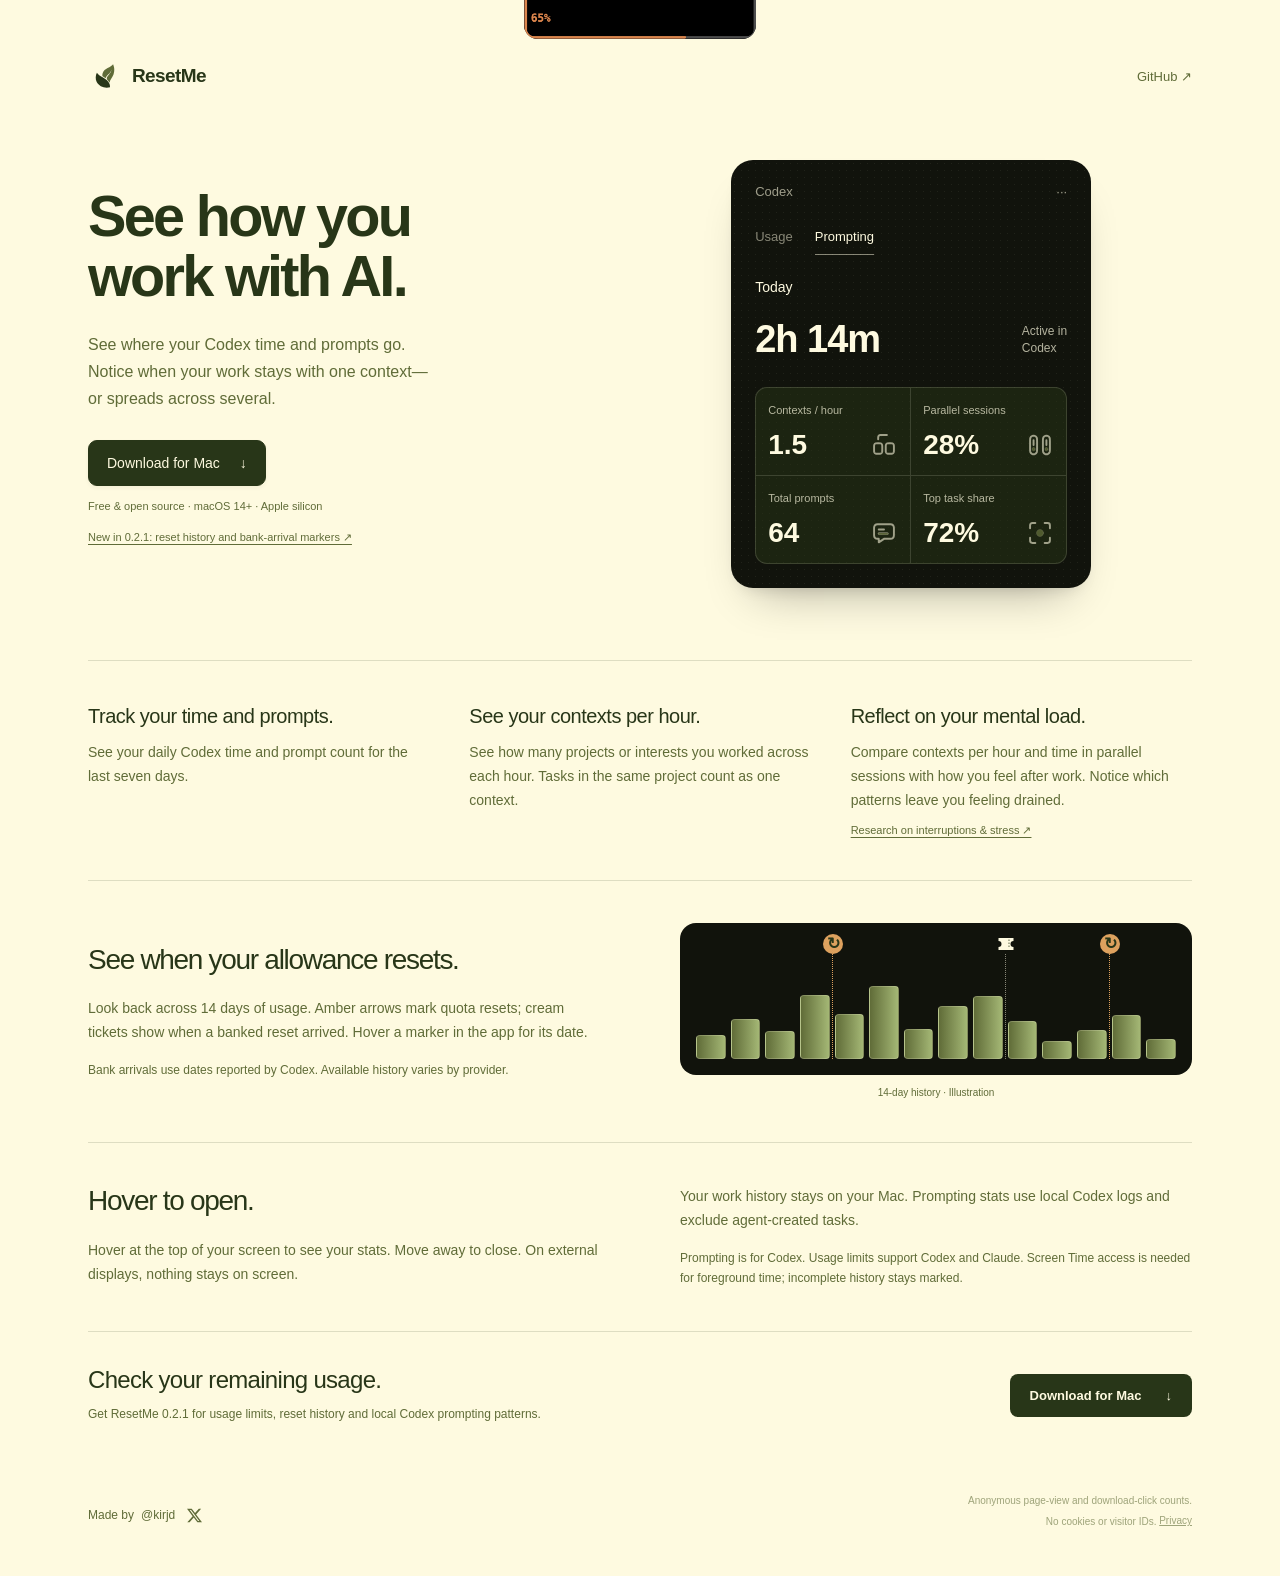
<file: website/index.html>
<!doctype html>
<html lang="en">
<head>
<meta charset="utf-8"><meta name="viewport" content="width=device-width, initial-scale=1">
<meta name="theme-color" content="#fefae0">
<title>ResetMe — understand your AI workday</title>
<meta name="description" content="Understand your AI workday. See local Codex prompting patterns, Claude and Codex usage limits, and 14 days of reset history.">
<link rel="canonical" href="https://kiranjd.github.io/ResetMe/">
<meta name="robots" content="index,follow,max-image-preview:large">
<meta property="og:type" content="website">
<meta property="og:site_name" content="ResetMe">
<meta property="og:locale" content="en_US">
<meta property="og:url" content="https://kiranjd.github.io/ResetMe/">
<meta property="og:title" content="ResetMe — understand your AI workday">
<meta property="og:description" content="Understand your AI workday. See local Codex prompting patterns, Claude and Codex usage limits, and 14 days of reset history.">
<meta property="og:image" content="https://kiranjd.github.io/ResetMe/assets/apple-touch-icon.png">
<meta property="og:image:secure_url" content="https://kiranjd.github.io/ResetMe/assets/apple-touch-icon.png">
<meta property="og:image:alt" content="ResetMe leaf mark in olive and cream">
<meta name="twitter:card" content="summary_large_image">
<meta name="twitter:title" content="ResetMe — understand your AI workday">
<meta name="twitter:description" content="Understand your AI workday. See local Codex prompting patterns, Claude and Codex usage limits, and 14 days of reset history.">
<meta name="twitter:image" content="https://kiranjd.github.io/ResetMe/assets/apple-touch-icon.png">
<meta name="twitter:image:alt" content="ResetMe leaf mark in olive and cream">
<link rel="icon" type="image/svg+xml" href="assets/leaf.svg">
<link rel="icon" type="image/png" sizes="32x32" href="assets/favicon-32.png">
<link rel="apple-touch-icon" sizes="180x180" href="assets/apple-touch-icon.png">
<link rel="stylesheet" href="style.css">
<script type="application/ld+json">
{
  "@context": "https://schema.org",
  "@type": "SoftwareApplication",
  "name": "ResetMe",
  "url": "https://kiranjd.github.io/ResetMe/",
  "description": "Understand your AI workday. See local Codex prompting patterns, Claude and Codex usage limits, and 14 days of reset history.",
  "applicationCategory": "UtilitiesApplication",
  "operatingSystem": "macOS 14 or later",
  "softwareRequirements": "Apple silicon Mac and an existing Codex or Claude Code sign-in",
  "downloadUrl": "https://github.com/kiranjd/ResetMe/releases/latest/download/ResetMe.dmg",
  "image": "https://kiranjd.github.io/ResetMe/assets/apple-touch-icon.png",
  "isAccessibleForFree": true,
  "offers": {
    "@type": "Offer",
    "price": "0",
    "priceCurrency": "USD"
  },
  "license": "https://github.com/kiranjd/ResetMe/blob/main/LICENSE"
}
</script>
</head>
<body>
<div class="page">
<header><div class="notch-demo"><button class="site-notch" type="button" aria-label="Preview ResetMe. Hover or click to expand." aria-expanded="false" aria-controls="notch-preview"><span class="notch-rest"><img src="assets/notch-real.png" alt="ResetMe resting at the notch" width="890" height="221"></span><span class="notch-open screen" id="notch-preview" aria-hidden="true"><img src="assets/product-history.png" alt="ResetMe expanded with weekly usage, history and day details" width="1536" height="1024"></span></button></div><a class="brand" href="./" aria-label="ResetMe home"><img src="assets/leaf.svg" alt="" width="34" height="34">ResetMe</a><nav><a href="https://github.com/kiranjd/ResetMe">GitHub <span aria-hidden="true">↗</span></a></nav></header>
<main>
<section class="hero" aria-labelledby="hero-title">
<div class="intro"><h1 id="hero-title">See how you<br>work with AI.</h1><p class="lede">See where your Codex time and prompts go. Notice when your work stays with one context—or spreads across several.</p><div class="actions"><a class="button" data-track="download" href="https://github.com/kiranjd/ResetMe/releases/latest/download/ResetMe.dmg">Download for Mac <span aria-hidden="true">↓</span></a></div><p class="hero-assurance">Free &amp; open source · macOS 14+ · Apple silicon</p><p class="release-note"><a href="https://github.com/kiranjd/ResetMe/releases/tag/v0.2.1">New in 0.2.1: reset history and bank-arrival markers ↗</a></p></div>
<figure class="pattern-preview" aria-label="Interactive illustration of Codex Usage and Prompting views">
<div class="pattern-panel"><div class="panel-heading"><span>Codex</span><span aria-hidden="true">···</span></div><div class="panel-tabs" role="tablist" aria-label="Product preview"><button id="tab-usage" role="tab" aria-selected="false" aria-controls="preview-usage" tabindex="-1">Usage</button><button id="tab-prompting" role="tab" aria-selected="true" aria-controls="preview-prompting" tabindex="0">Prompting</button></div><div id="preview-prompting" role="tabpanel" aria-labelledby="tab-prompting"><div class="panel-day">Today</div><div class="panel-time"><strong>2h 14m</strong><span>Active in<br>Codex</span></div><dl class="pattern-grid"><div><dt>Contexts / hour</dt><dd>1.5 <img src="assets/prompting-tasks.svg" alt="" width="28" height="28"></dd></div><div><dt>Parallel sessions</dt><dd>28% <img src="assets/prompting-parallel.svg" alt="" width="28" height="28"></dd></div><div><dt>Total prompts</dt><dd>64 <img src="assets/prompting-prompts.svg" alt="" width="28" height="28"></dd></div><div><dt>Top task share</dt><dd>72% <img src="assets/prompting-focus.svg" alt="" width="28" height="28"></dd></div></dl></div><div id="preview-usage" role="tabpanel" aria-labelledby="tab-usage" hidden><div class="panel-day">Your allowance</div><div class="panel-time"><strong>65%</strong><span>Weekly<br>remaining</span></div><div class="usage-demo-row"><span>This week</span><strong>65% left</strong><div class="usage-demo-bar"><i style="width:65%"></i></div><small>Resets in 2d 6h</small></div><div class="usage-demo-row"><span>5-hour window</span><strong>82% left</strong><div class="usage-demo-bar"><i style="width:82%"></i></div><small>Resets in 3h 12m</small></div><p class="demo-expiry"><svg viewBox="0 0 24 18" width="18" height="14" aria-hidden="true"><path d="M2 1h20v4a4 4 0 0 0 0 8v4H2v-4a4 4 0 0 0 0-8Z" fill="currentColor"/><path d="M16 3v12" stroke="#283618" stroke-dasharray="2 2"/></svg><span>2 banked resets</span><span>Expire in 12d · 29d</span></p></div></div>
</figure>
</section>
<section class="outcomes" aria-label="What you can learn"><article><h2>Track your time and prompts.</h2><p>See your daily Codex time and prompt count for the last seven days.</p></article><article><h2>See your contexts per hour.</h2><p>See how many projects or interests you worked across each hour. Tasks in the same project count as one context.</p></article><article><h2>Reflect on your mental load.</h2><p>Compare contexts per hour and time in parallel sessions with how you feel after work. Notice which patterns leave you feeling drained.</p><a class="research-link" href="https://www.ics.uci.edu/~gmark/chi08-mark.pdf">Research on interruptions &amp; stress ↗</a></article></section>
<section class="reset-history quiet" aria-labelledby="reset-history-title"><div><h2 id="reset-history-title">See when your allowance resets.</h2><p>Look back across 14 days of usage. Amber arrows mark quota resets; cream tickets show when a banked reset arrived. Hover a marker in the app for its date.</p><p class="support-note">Bank arrivals use dates reported by Codex. Available history varies by provider.</p></div><figure class="history-illustration"><div class="history-demo" role="img" aria-label="Illustration of 14 daily usage bars, two quota resets, and one banked-reset arrival"><div class="history-bars"><i style="height:24%"></i><i style="height:40%"></i><i style="height:28%"></i><i style="height:63%"></i><i style="height:45%"></i><i style="height:72%"></i><i style="height:30%"></i><i style="height:52%"></i><i style="height:62%"></i><i style="height:38%"></i><i style="height:18%"></i><i style="height:29%"></i><i style="height:44%"></i><i style="height:20%"></i></div><span class="history-marker" style="left:calc(28.5714% + 5.7857px)"><b>↻</b></span><span class="history-marker bank" style="left:calc(64.2857% - 3.8571px)"><b><svg viewBox="0 0 24 18" width="18" height="14" aria-hidden="true"><path d="M2 1h20v4a4 4 0 0 0 0 8v4H2v-4a4 4 0 0 0 0-8Z" fill="currentColor"/><path d="M16 3v12" stroke="#283618" stroke-dasharray="2 2"/></svg></b></span><span class="history-marker" style="left:calc(85.7143% - 9.6429px)"><b>↻</b></span></div><figcaption>14-day history · Illustration</figcaption></figure></section>
<section class="quiet" aria-labelledby="quiet-title"><div><h2 id="quiet-title">Hover to open.</h2><p>Hover at the top of your screen to see your stats. Move away to close. On external displays, nothing stays on screen.</p></div><div><p>Your work history stays on your Mac. Prompting stats use local Codex logs and exclude agent-created tasks.</p><p class="support-note">Prompting is for Codex. Usage limits support Codex and Claude. Screen Time access is needed for foreground time; incomplete history stays marked.</p></div></section>
<section class="get" id="get" aria-labelledby="get-title"><div><h2 id="get-title">Check your remaining usage.</h2><p>Get ResetMe 0.2.1 for usage limits, reset history and local Codex prompting patterns.</p></div><a class="button" data-track="download" href="https://github.com/kiranjd/ResetMe/releases/latest/download/ResetMe.dmg">Download for Mac <span aria-hidden="true">↓</span></a></section>
</main>
<footer class="creator-footer"><a href="https://x.com/kirjd" target="_blank" rel="noopener noreferrer" aria-label="@kirjd on X (Twitter)"><span class="made-by">Made by</span> @kirjd <svg width="16" height="16" viewBox="0 0 24 24" aria-hidden="true" fill="currentColor"><path d="M18.901 1.153h3.68l-8.04 9.19L24 22.846h-7.406l-5.8-7.584-6.64 7.584H.47l8.6-9.835L0 1.154h7.594l5.243 6.932 6.064-6.933Zm-1.29 19.49h2.039L6.487 3.24H4.3l13.31 17.403Z"/></svg></a><small class="analytics-note">Anonymous page-view and download-click counts. No cookies or visitor IDs. <a href="privacy.html">Privacy</a></small></footer>

</div>
<script src="site.js?v=20260923-tabs"></script>
<script src="analytics.js" defer></script>
</body></html>
</file>
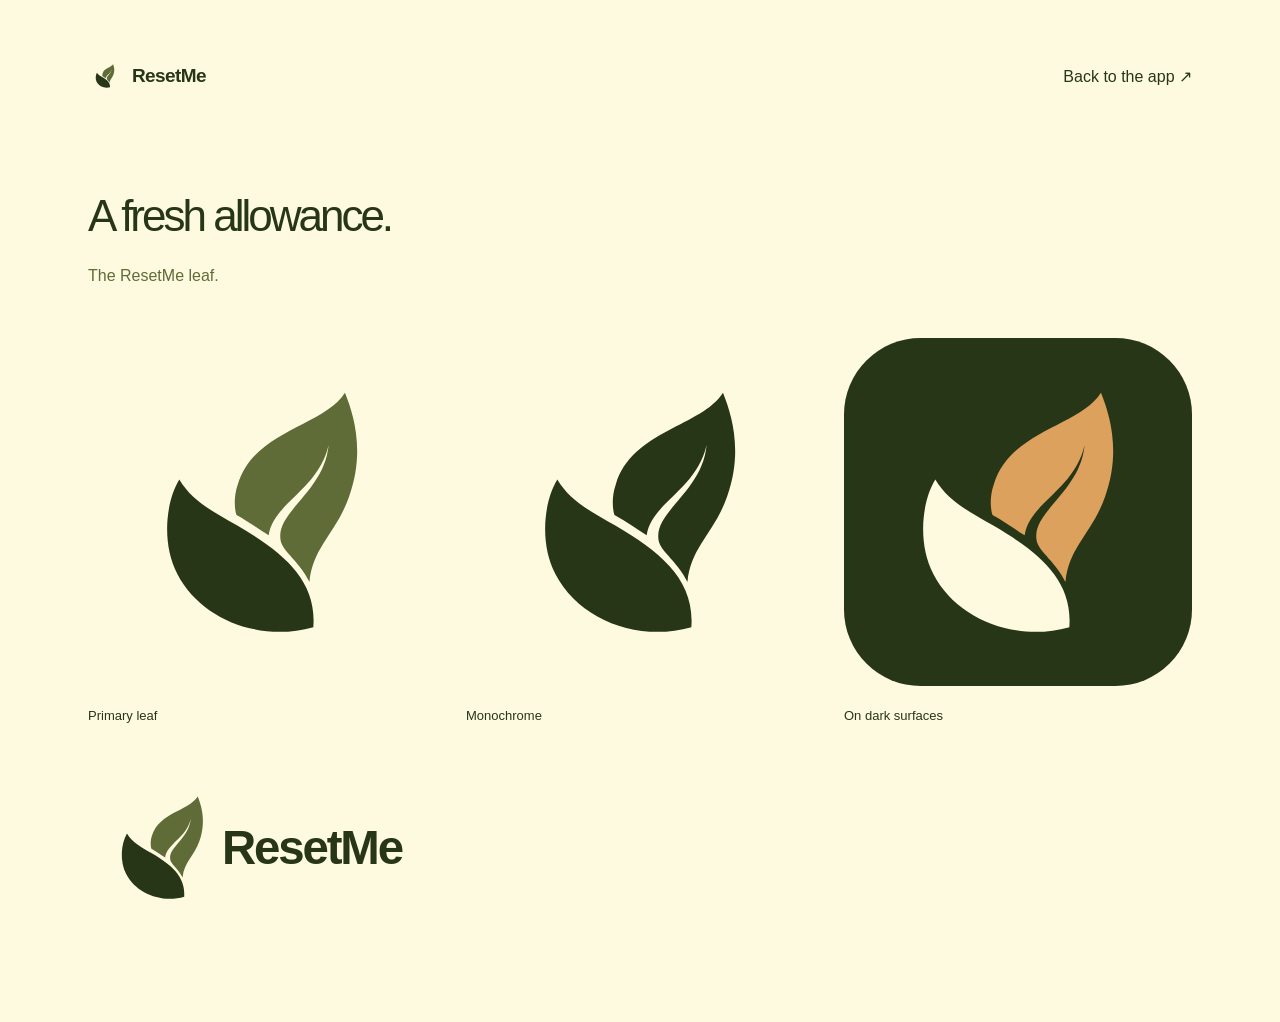
<file: website/logos.html>
<!doctype html><html lang="en"><head><meta charset="utf-8"><meta name="viewport" content="width=device-width, initial-scale=1"><meta name="robots" content="noindex,follow"><title>ResetMe — brand assets</title><link rel="stylesheet" href="style.css"><link rel="icon" href="assets/leaf.svg"></head><body><div class="page"><header><a class="brand" href="./"><img src="assets/leaf.svg" width="34" height="34" alt="">ResetMe</a><a href="./">Back to the app ↗</a></header><main class="logos"><h1>A fresh allowance.</h1><p class="lede">The ResetMe leaf.</p><div class="logo-grid"><figure><img src="assets/leaf.svg" alt="Two leaves in olive and forest green"><figcaption>Primary leaf</figcaption></figure><figure><img src="assets/leaf-mono-dark.svg" alt="Monochrome forest green leaf"><figcaption>Monochrome</figcaption></figure><figure><img src="assets/leaf-on-dark.svg" alt="Cream and sand leaf on forest green"><figcaption>On dark surfaces</figcaption></figure></div><img src="assets/lockup.svg" alt="ResetMe" style="display:block;width:320px;max-width:100%;margin-top:48px"></main></div></body></html>
</file>
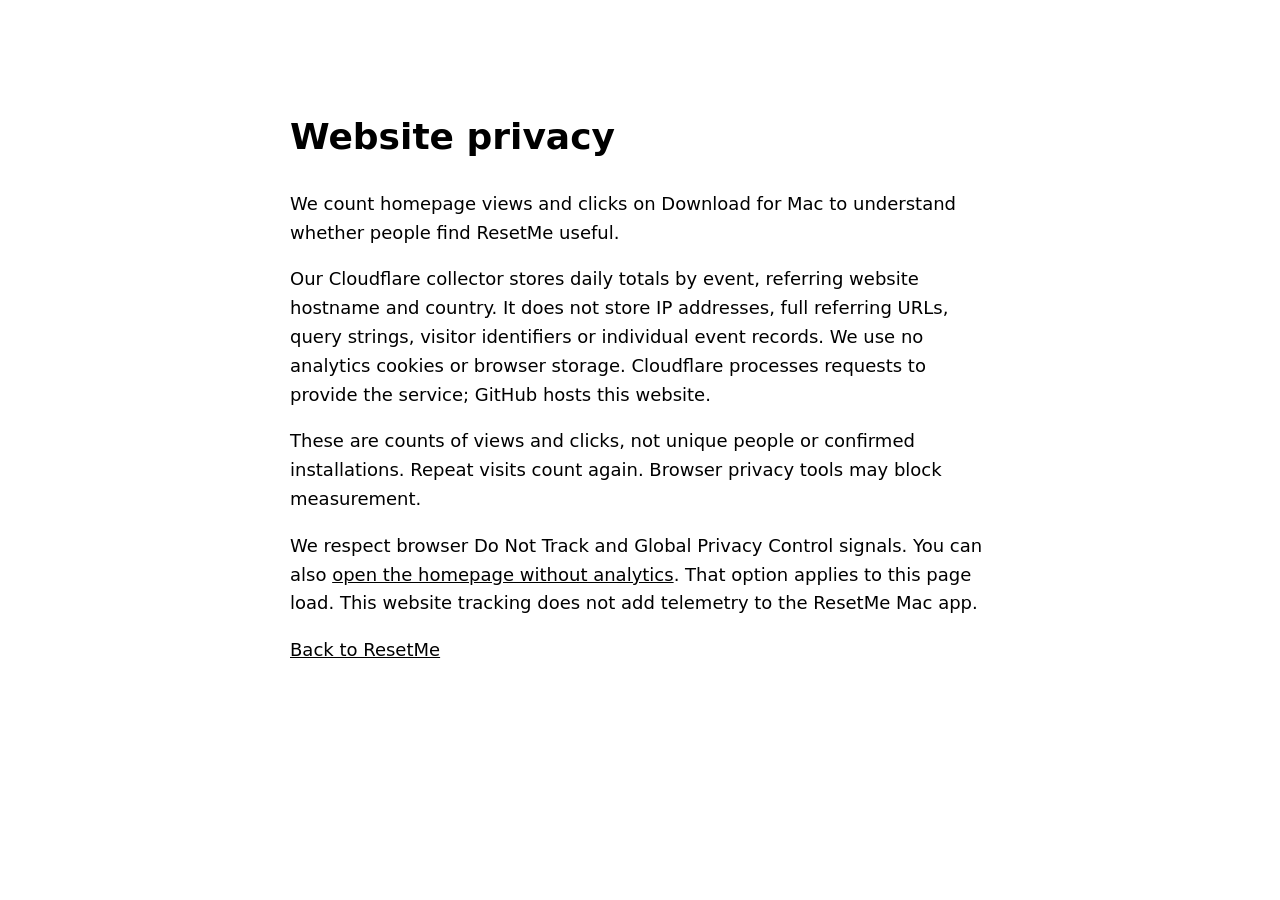
<file: website/privacy.html>
<!doctype html><html lang="en"><meta charset="utf-8"><meta name="viewport" content="width=device-width,initial-scale=1"><title>ResetMe website privacy</title><style>body{font:18px/1.6 system-ui;max-width:700px;margin:60px auto;padding:24px}a{color:inherit}</style><main><h1>Website privacy</h1><p>We count homepage views and clicks on Download for Mac to understand whether people find ResetMe useful.</p><p>Our Cloudflare collector stores daily totals by event, referring website hostname and country. It does not store IP addresses, full referring URLs, query strings, visitor identifiers or individual event records. We use no analytics cookies or browser storage. Cloudflare processes requests to provide the service; GitHub hosts this website.</p><p>These are counts of views and clicks, not unique people or confirmed installations. Repeat visits count again. Browser privacy tools may block measurement.</p><p>We respect browser Do Not Track and Global Privacy Control signals. You can also <a href="./?analytics=off">open the homepage without analytics</a>. That option applies to this page load. This website tracking does not add telemetry to the ResetMe Mac app.</p><p><a href="./">Back to ResetMe</a></p></main></html>
</file>
<file: website/style.css>
:root{color-scheme:light;--paper:#fefae0;--ink:#283618;--muted:#606c38;--line:#28361826;--accent:#bc6c25}*{box-sizing:border-box}html{scroll-behavior:smooth;scroll-padding-top:35px}body{margin:0;background:var(--paper);color:var(--ink);font-family:-apple-system,BlinkMacSystemFont,"Segoe UI",sans-serif;-webkit-font-smoothing:antialiased}a{color:inherit;text-decoration:none}a:hover{text-decoration:underline;text-underline-offset:4px}button,a,video{outline-offset:6px}a:focus-visible,button:focus-visible{outline:2px solid var(--accent)}.page{max-width:1200px;margin:auto;padding:0 48px}header{height:104px;display:flex;align-items:center;justify-content:space-between}.brand{display:flex;align-items:center;gap:10px;font-size:19px;font-weight:650;letter-spacing:-.6px}.brand img{border-radius:8px}nav{display:flex;gap:32px;font-size:13px;color:#606c38}.hero{display:grid;grid-template-columns:1fr 1.04fr;gap:48px;align-items:center;padding:40px 0 66px;min-height:585px}.eyebrow{font-size:11px;letter-spacing:.045em;color:var(--muted);display:flex;align-items:center;gap:8px;margin:0 0 23px}.dot{height:6px;width:6px;background:#bc6c25;border-radius:50%;display:inline-block}h1{font-size:clamp(40px,4.5vw,62px);line-height:1.03;letter-spacing:-3px;font-weight:540;margin:0 0 25px}p{line-height:1.65}.lede{max-width:350px;font-size:16px;color:#606c38;margin:0 0 28px}.actions{display:flex;align-items:center;gap:25px}.button{display:inline-flex;align-items:center;gap:24px;background:#283618;border-radius:8px;color:#fefae0;padding:14px 20px;font-size:13px;font-weight:550;white-space:nowrap;transition:background .15s,transform .15s}.button:hover{background:#606c38;text-decoration:none;transform:translateY(-1px)}.watch,.text-link{font-size:12px}.small{font-size:11px;color:var(--muted);margin-top:14px}.product{margin:0}.screen{background:#111110;border:1px solid #24241f;border-radius:12px;overflow:hidden;aspect-ratio:1.05;box-shadow:0 18px 30px -26px #16151066}.screen img{display:block;height:100%;width:100%;object-fit:cover}figcaption{font-size:10px;color:#606c38;margin-top:12px;text-align:center;line-height:1.5}.second{border-top:1px solid var(--line);display:grid;grid-template-columns:1fr 1.04fr;gap:80px;padding:65px 0;align-items:center}h2{font-size:34px;font-weight:530;line-height:1.13;letter-spacing:-1.3px;margin:0 0 22px}.details>p:not(.eyebrow){font-size:14px;color:#606c38;max-width:345px}dl{margin:25px 0}dl div+div{margin-top:21px}dt{font-size:13px;font-weight:600;margin-bottom:5px}dd{margin:0;font-size:12px;line-height:1.6;color:#606c38;max-width:325px}.text-link{color:#bc6c25}.demo{margin:0}.video-wrap{border-radius:12px;background:#111;overflow:hidden;aspect-ratio:1.05;display:flex;align-items:center;justify-content:center}.video-wrap video{display:block;width:100%;height:100%;object-fit:contain}.get{border-top:1px solid var(--line);padding:34px 0;display:grid;grid-template-columns:1fr auto;gap:12px 45px;align-items:center}.get h2{font-size:24px;letter-spacing:-.7px;margin:0}.get p{font-size:12px;color:var(--muted);max-width:620px;margin-bottom:0}.get .build-note{grid-column:1/-1;font-size:10px;margin-top:0}footer{border-top:1px solid var(--line);padding:25px 0 34px;display:flex;justify-content:space-between;gap:15px;font-size:10px;color:#606c38}.muted{color:#606c38}.logos{padding:65px 0 100px}.logos h1{font-size:44px}.logo-grid{display:grid;grid-template-columns:repeat(3,1fr);gap:30px;margin-top:48px}.logo-grid figure{margin:0}.logo-grid img{width:100%;display:block;border-radius:22%}.logo-grid figcaption{text-align:left;font-size:13px;color:var(--ink);margin-top:20px}.logo-grid figcaption p{color:var(--muted);font-size:12px;margin-top:7px}body:has(.logos){background:#fefae0}@media(min-width:1500px){.hero{min-height:650px}}@media(max-width:800px){.page{padding:0 25px}header{height:83px}nav{gap:20px}.hero{gap:28px;padding-top:25px;min-height:510px}h1{font-size:44px;letter-spacing:-2px}.lede{font-size:14px}.actions{gap:15px}.button{padding:13px 15px;gap:12px}.second{gap:35px}h2{font-size:29px}.get{gap:20px}footer{flex-wrap:wrap}}@media(max-width:600px){.page{padding:0 22px}header{height:78px}nav{font-size:11px;gap:18px}.hero{grid-template-columns:1fr;padding:30px 0 40px;gap:28px}.intro{padding:0 4px}h1{font-size:49px;letter-spacing:-2.6px}.eyebrow{margin-bottom:20px}.lede{font-size:15px;max-width:320px}.screen{aspect-ratio:1.05}.second{grid-template-columns:1fr;gap:30px;padding:38px 0}.details{padding:0 4px}.details>p:not(.eyebrow),dd{max-width:none}.get{grid-template-columns:1fr;padding:28px 0}.get .button{justify-self:start}.get .build-note{grid-column:auto;line-height:1.6}.get h2{font-size:23px}.logo-grid{grid-template-columns:1fr;gap:38px;max-width:300px;margin:auto}.logos{padding-top:35px}.logos h1{font-size:37px}.logo-grid figure:first-child{margin-top:25px}footer{font-size:10px;line-height:1.6;gap:10px 20px}footer>a{width:100%}}@media(prefers-reduced-motion:reduce){html{scroll-behavior:auto}.button{transition:none}.button:hover{transform:none}}

/* A screenshot reveal follows the same top-anchored expansion as the app. */
header{position:relative;height:128px;padding-top:24px}
.notch-demo{position:absolute;top:0;left:50%;transform:translateX(-50%);z-index:10;width:232px;height:39px}
.site-notch{position:absolute;top:0;left:50%;transform:translateX(-50%);width:232px;height:39px;padding:0;border:0;background:#080808;overflow:hidden;border-radius:0 0 14px 14px;cursor:pointer;transition:width .48s cubic-bezier(.2,.85,.25,1),height .55s cubic-bezier(.2,.85,.25,1),box-shadow .4s}
.notch-rest{position:absolute;inset:0;transition:opacity .18s}
.notch-rest img{position:absolute;max-width:none;width:448.87px;height:auto;left:-141.22px;top:0;display:block}
.notch-open.screen{display:block;position:absolute;inset:0;aspect-ratio:auto;border:0;border-radius:0;background:#080808;box-shadow:none;opacity:0;transform:translateY(-32px);transition:opacity .28s,transform .5s cubic-bezier(.2,.85,.25,1)}
.notch-open.screen img{position:absolute;width:182.857%;height:auto;max-width:none;left:-41.429%;top:0;object-fit:initial;display:block}
.notch-demo.is-open .site-notch{width:min(360px,calc(100vw - 32px));height:min(411.43px,calc((100vw - 32px)*1.142857));box-shadow:0 22px 38px -18px #17150f66}
.notch-demo.is-open .notch-rest{opacity:0}
.notch-demo.is-open .notch-open{opacity:1;transform:translateY(0)}
.hover-note{position:absolute;left:calc(100% - 4px);top:4px;width:150px;height:80px;overflow:visible;pointer-events:none;color:#606c38;transition:opacity .2s}
.hover-note text{font-family:"Bradley Hand","Segoe Print","Comic Sans MS",cursive;font-size:24px;fill:currentColor}
.hover-note path{stroke:currentColor;stroke-width:1.7;fill:none;stroke-linecap:round;stroke-linejoin:round}
.notch-demo.is-open .hover-note{opacity:0}
.hero{padding-top:18px;padding-bottom:52px;min-height:490px}
.video-wrap{aspect-ratio:1114/720;box-shadow:0 18px 35px -23px #17150f55}
.second{display:block;padding:42px 0}
.second .details{display:grid;grid-template-columns:1fr 1.04fr;gap:0 48px}
.second h2{grid-column:1;grid-row:1}
.second .details>p{grid-column:1;grid-row:2;margin:0}
.second dl{grid-column:2;grid-row:1 / span 2;margin:0}
.get{padding-bottom:45px}
@media(max-width:600px){header{height:122px;padding-top:35px}.notch-demo,.site-notch{width:210px;height:35.6px}.notch-rest img{width:406.3px;left:-127.8px}.hover-note{left:130px;top:34px;width:132px}.hero{padding-top:15px;gap:32px}.second .details{display:block}.second dl{margin-top:25px}.get{padding-bottom:35px}}
@media(prefers-reduced-motion:reduce){.site-notch,.notch-rest,.notch-open.screen,.hover-note{transition:none}.notch-open.screen{transform:none}}

/* Hero: a clear read, one primary action, and a quiet frame for the demo. */
.hero{grid-template-columns:minmax(0,.92fr) minmax(0,1.08fr);gap:64px;padding:32px 0 72px;min-height:500px}
.hero .intro{padding:0 0 4px}
.hero h1{font-size:clamp(42px,4.5vw,60px);line-height:1.04;letter-spacing:-2.7px;font-weight:580;margin:0 0 24px;text-wrap:balance}
.hero .lede{max-width:350px;font-size:16px;line-height:1.7;color:#606c38;margin:0 0 28px}
.hero .actions{display:flex;gap:0}
.hero .button{min-height:46px;padding:0 18px;gap:20px;border:1px solid #283618;border-radius:9px;background:#283618;font-size:14px;font-weight:500;letter-spacing:0;box-shadow:0 2px 4px #2021160d;transition:background .16s,transform .16s}
.hero .button:hover{background:#606c38;transform:translateY(-1px)}
.hero .button:active{transform:translateY(0);background:#283618}
.download-icon{flex:none;opacity:.85}
.hero-assurance{font-size:11px;color:#606c38;margin:12px 0 0;line-height:1.5}
.hero-assurance span{padding:0 5px;color:#606c38}
.hero .small{font-size:10px;color:#606c38;margin:0;line-height:1.7}
.hero .video-wrap{border-radius:16px;outline:1px solid #33302012;outline-offset:-1px;box-shadow:0 4px 8px -4px #2f2b2514,0 24px 42px -27px #2f2b2545}
@media(max-width:800px){.hero{gap:32px}.hero h1{font-size:44px;letter-spacing:-2px}.hero .lede{font-size:14px}}
@media(max-width:600px){.hero{grid-template-columns:1fr;gap:34px;padding:22px 0 44px;min-height:0}.hero .intro{padding:0 4px}.hero h1{font-size:49px;letter-spacing:-2.5px;margin-bottom:20px}.hero .lede{font-size:15px;margin-bottom:24px}.hero .video-wrap{border-radius:12px}}
@media(prefers-reduced-motion:reduce){.hero .button{transition:none}.hero .button:hover,.hero .button:active{transform:none}}

.creator-footer{justify-content:center;border-top:0;margin-top:28px;padding:40px 0 76px;font-size:15px;color:#606c38}
.creator-footer a{display:inline-flex;align-items:center;gap:7px;width:auto;min-height:30px}
.creator-footer .made-by{color:#606c38}
.creator-footer svg{margin-left:5px;width:15px;height:15px;flex:none}

.works-with{display:flex;align-items:center;gap:16px;margin-bottom:22px;font-size:11px;color:#606c38}
.provider-name{display:inline-flex;align-items:center;gap:4px;font-size:12px;font-weight:500;color:#606c38}
.provider-name img{display:block;flex:none}
@media(max-width:600px){.works-with{gap:12px;margin-bottom:20px}}

/* A quiet partner row separates the hero from the supporting copy. */
main>.works-with{justify-content:center;margin:0;padding:4px 0 34px;gap:22px}
main>.works-with .provider-name{font-size:14px;gap:5px}
.hover-note{left:auto;right:calc(100% - 4px)}
.hover-note path{transform:translateX(180px) scaleX(-1)}
@media(max-width:600px){.hover-note{left:auto;right:130px;top:34px}main>.works-with{gap:16px;padding-bottom:28px}}

/* Shared ResetMe palette: olive, forest, cream, sand, copper. */
:root{--olive:#606c38;--forest:#283618;--cream:#fefae0;--sand:#dda15e;--copper:#bc6c25}
::selection{background:var(--sand);color:var(--forest)}.brand{color:var(--forest)}.brand img{border-radius:0}.works-with{color:var(--olive)}.works-with span{color:var(--forest)}.hover-note{color:var(--olive)}.text-link{color:var(--forest);text-decoration:underline;text-decoration-color:var(--copper)}

.analytics-note{display:block;font-size:11px;opacity:.6;margin-left:auto;max-width:250px;text-align:right}.analytics-note a{text-decoration:underline}

/* Prompting: one product view, three outcomes, sources on demand. */
.hero .eyebrow{font-size:12px;margin-bottom:18px;letter-spacing:0}
.release-note{max-width:345px;font-size:11px;line-height:1.6;color:var(--muted);margin-top:14px}
.pattern-preview{margin:0;max-width:360px;width:100%;justify-self:center}
.pattern-panel{background:#11130c;color:var(--cream);padding:24px;border-radius:22px;box-shadow:0 8px 18px -12px #0003,0 25px 45px -24px #0005;background-image:radial-gradient(#fefae010 .8px,transparent .8px);background-size:7px 7px}
.panel-heading{display:flex;justify-content:space-between;color:#fefae099;font-size:13px}
.panel-tabs{display:flex;gap:22px;margin:20px 0 24px;font-size:13px;color:#fefae080}.panel-tabs strong{color:var(--cream);font-weight:550;border-bottom:1px solid #fefae080;padding-bottom:7px}
.panel-day{font-size:14px}.panel-time{display:flex;justify-content:space-between;align-items:center;margin:23px 0 26px;gap:12px}.panel-time strong{font-size:38px;letter-spacing:-1px;font-weight:550}.panel-time span{font-size:12px;line-height:1.4;color:#fefae0b0}
.pattern-grid{display:grid;grid-template-columns:1fr 1fr;margin:0;background:#28361888;border:1px solid #fefae025;border-radius:12px;overflow:hidden}.pattern-grid div{padding:16px 12px;margin:0;min-width:0}.pattern-grid div:nth-child(odd){border-right:1px solid #fefae025}.pattern-grid div:nth-child(n+3){border-top:1px solid #fefae025}.pattern-grid dt{font-size:11px;font-weight:500;color:#fefae0b0;margin-bottom:15px}.pattern-grid dd{display:flex;justify-content:space-between;align-items:center;color:var(--cream);font-size:28px;font-weight:550;line-height:1;gap:8px}.pattern-grid img{opacity:.75}
.outcomes{display:grid;grid-template-columns:repeat(3,1fr);gap:40px;border-top:1px solid var(--line);padding:42px 0}.outcomes h2{font-size:20px;letter-spacing:-.5px;line-height:1.3;margin-bottom:12px}.outcomes p,.quiet p{font-size:14px;color:var(--muted);margin:0;line-height:1.7}.quiet{display:grid;grid-template-columns:1fr 1fr;gap:80px;padding:42px 0;border-top:1px solid var(--line)}.quiet h2{font-size:28px}.quiet .support-note{font-size:12px;margin-top:15px}
.research{border-top:1px solid var(--line);padding:24px 0;color:var(--muted);font-size:13px}.research summary{cursor:pointer;min-height:30px;padding:6px 0}.research summary:focus-visible{outline:2px solid var(--accent);outline-offset:4px}.research-copy{max-width:720px;padding:8px 0}.research-copy a{text-decoration:underline;text-underline-offset:3px}.creator-footer{font-size:12px;padding:25px 0 40px;margin-top:0;align-items:center;justify-content:space-between}.analytics-note{max-width:230px;font-size:10px}
@media(max-width:800px){.hero{gap:28px}.pattern-panel{padding:20px}.panel-time strong{font-size:34px}.outcomes{gap:24px}.quiet{gap:36px}}
@media(max-width:600px){.hero h1{font-size:46px}.pattern-preview{max-width:340px}.outcomes{grid-template-columns:1fr;gap:26px;padding:32px 4px}.outcomes h2{margin-bottom:8px}.quiet{grid-template-columns:1fr;gap:22px;padding:32px 4px}.quiet h2{margin-bottom:12px}.analytics-note{margin-left:0;text-align:left;max-width:270px}.creator-footer{align-items:flex-start;flex-direction:column;gap:14px}.creator-footer a{min-height:30px}}
.panel-tabs button{font:inherit;color:#fefae080;background:transparent;border:0;border-bottom:1px solid transparent;padding:8px 0;cursor:pointer;min-height:36px}.panel-tabs button[aria-selected="true"]{color:var(--cream);border-bottom-color:#fefae080}.panel-tabs button:focus-visible{outline:2px solid var(--sand);outline-offset:4px}.pattern-panel [role="tabpanel"]{min-height:252px}.pattern-panel [hidden]{display:none}.usage-demo-row{display:grid;grid-template-columns:1fr auto;gap:9px;font-size:12px;margin:18px 0}.usage-demo-row strong{font-weight:550}.usage-demo-bar{grid-column:1/-1;height:6px;background:#fefae025;border-radius:3px;overflow:hidden}.usage-demo-bar i{display:block;height:100%;background:#a4b775;border-radius:3px}.usage-demo-row small{grid-column:1/-1;color:#fefae099;font-size:10px}.demo-expiry{font-size:11px;color:#fefae0b0;margin-top:22px}
.research-link{display:inline-block;margin-top:12px;font-size:11px;color:var(--muted);text-decoration:underline;text-underline-offset:3px}

/* Reset history uses the same arrow and ticket distinction as the native panel. */
.demo-expiry{display:flex;align-items:center;gap:7px;flex-wrap:wrap}.demo-expiry>span:last-child{margin-left:auto;font-size:10px}.demo-expiry svg{flex:none}
.release-note a{text-decoration:underline;text-underline-offset:3px}
.reset-history{align-items:center}.history-illustration{margin:0;min-width:0}.history-demo{position:relative;height:152px;padding:34px 16px 16px;background:#11130c;border-radius:16px;color:var(--cream)}.history-bars{display:grid;grid-template-columns:repeat(14,minmax(0,1fr));align-items:end;gap:5px;height:100%}.history-bars i{display:block;background:linear-gradient(90deg,#606c38,#a4b775);border-radius:4px;border:1px solid #fefae033}.history-marker{position:absolute;top:18px;bottom:16px;width:1px;border-left:1px dotted var(--sand);color:var(--sand)}.history-marker b{position:absolute;top:-7px;left:-10px;width:20px;height:20px;border-radius:50%;background:var(--sand);color:var(--forest);text-align:center;font-size:16px;line-height:20px}.history-marker.bank{border-color:#fefae080}.history-marker.bank b{background:#11130c;color:var(--cream);display:grid;place-items:center;border-radius:0}.history-illustration figcaption{margin-top:10px}
</file>
